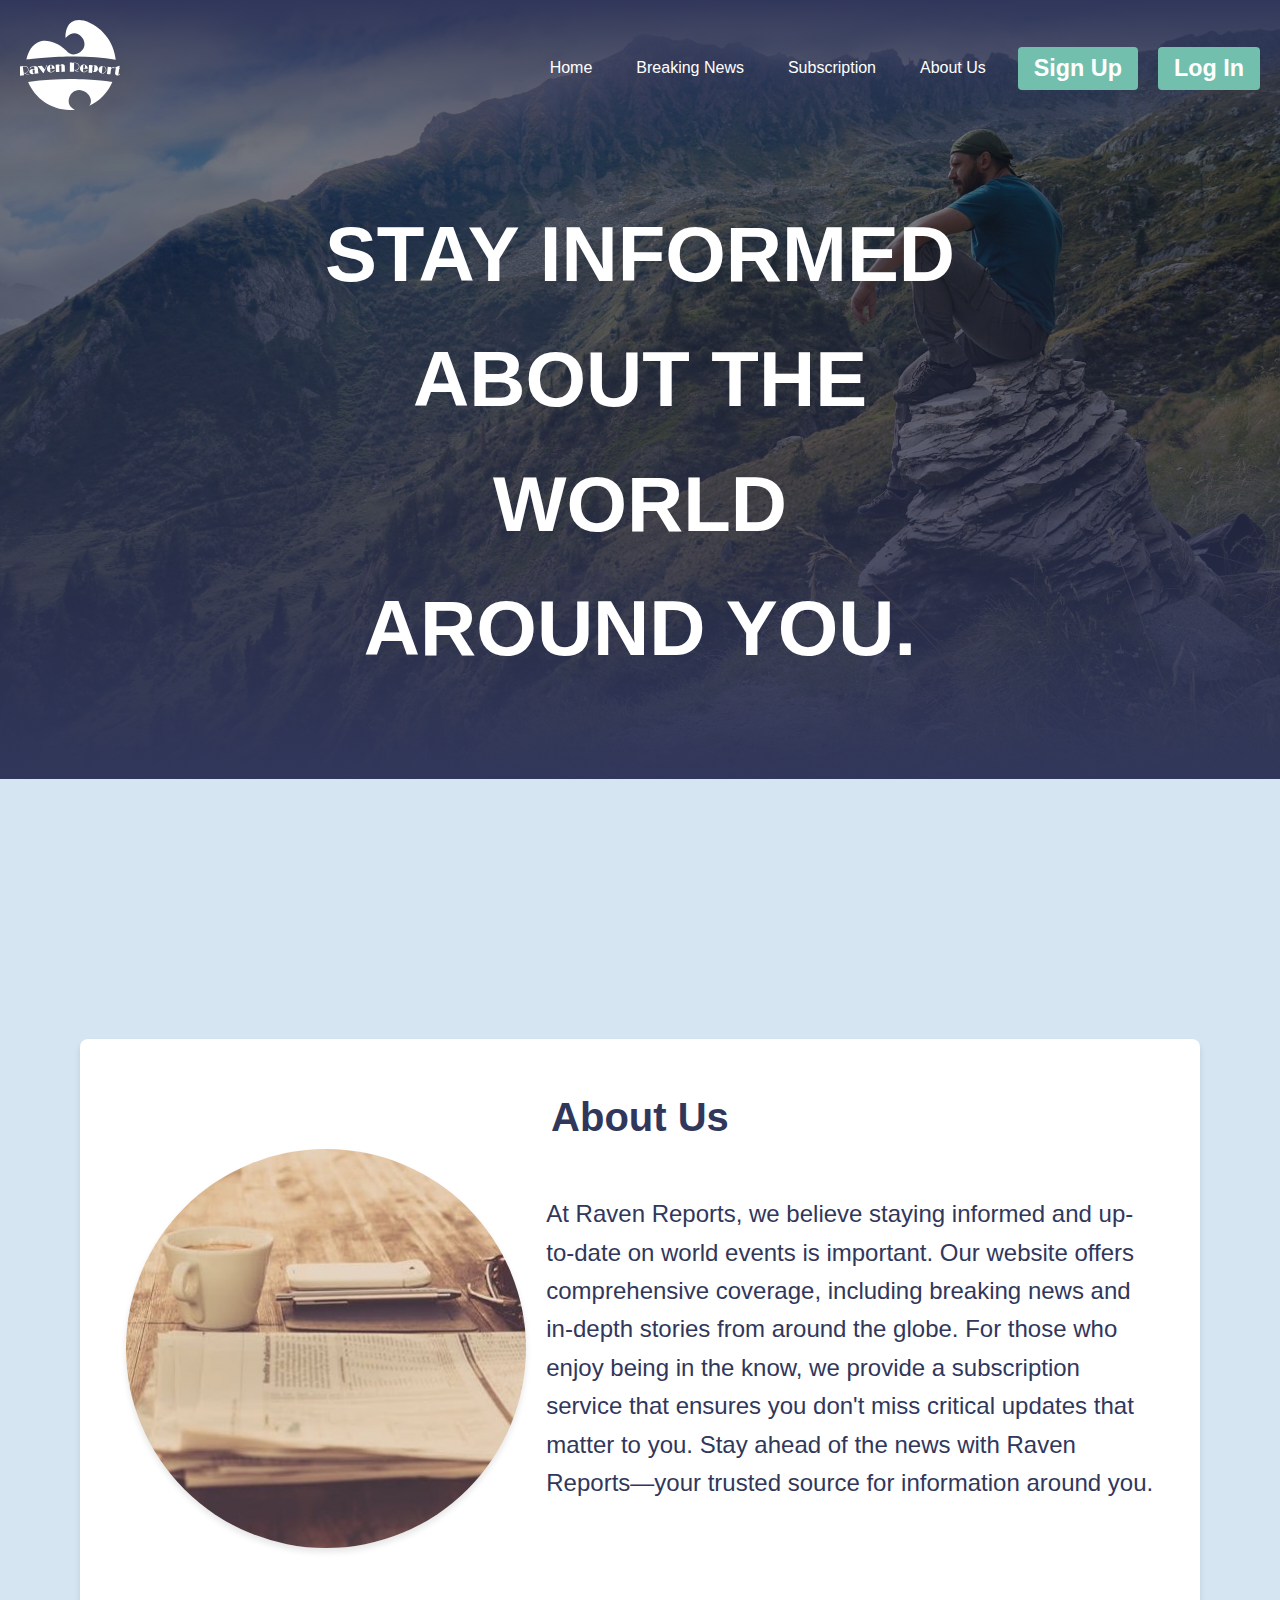
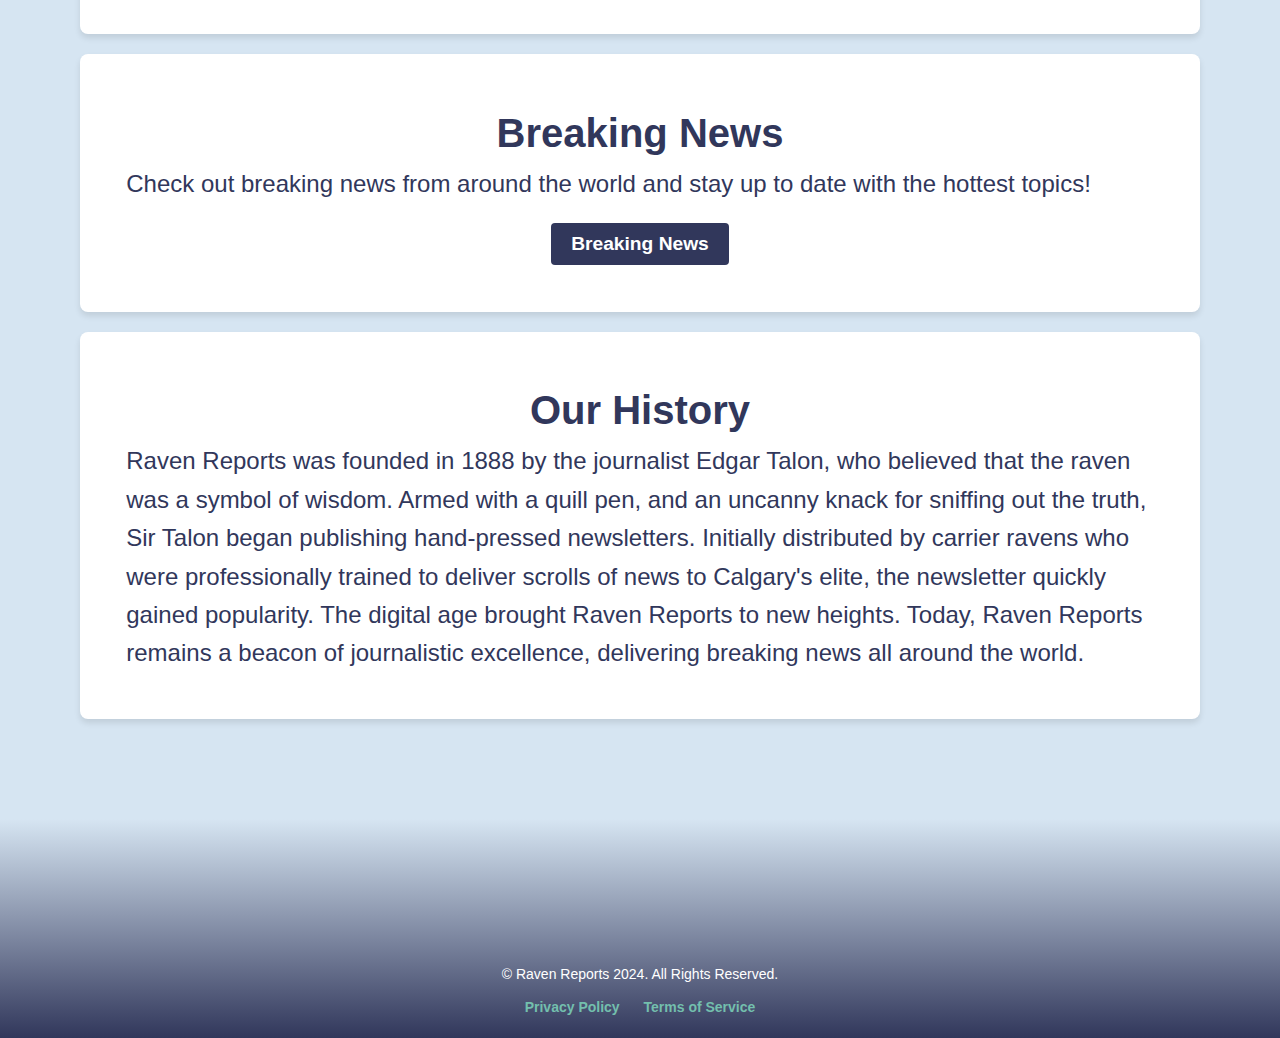
<file: index.html>
<!DOCTYPE html>
<html lang="en">
<head>
    <meta charset="UTF-8">
    <meta name="viewport" content="width=device-width, initial-scale=1.0">
    <meta name="description" content="Raven Reports homepage">
    <link rel="stylesheet" href="CSS/base.css">
    <link rel="stylesheet" href="CSS/root.css">
    <script src="JS/base.js" defer></script>
    <title>Raven Reports</title>
</head>
<body>
    <header>
      <nav>
      <!--Navigation Bar Menu-->
      <a href="index.html">
        <img src="Assets/RavenReport-Icon.svg" alt="">
      </a>
        <div id="nav-bar">
          <a href="index.html">Home</a>
          <a href="Pages/breaking-news.html">Breaking News</a>
          <a href="Pages/subscription.html">Subscription</a>
          <a href="Pages/about-us.html">About Us</a>
          
      <!--Account Management-->
          <button onclick="location.href='Pages/sign-up.html'">Sign Up</button>
          <button onclick="location.href='Pages/log-in.html'">Log In</button>          
        </div>

        <button class="menu-toggle" aria-label="Toggle navigation">
          &#9776; <!-- Unicode for hamburger icon -->
        </button>
      
      </nav>

      <!--Hero Banner-->
        <div id="hero-banner"> 
          <img src="Assets/hero-image.jpg" alt="hero banner image">
          <h1>Stay informed about the world around you.</h1>
        </div>
    </header>
  
    <main> 
      <section class="homepage-section"> 
          <h2>About Us</h2>
          <div id="about-us-content">
            <img src="Assets/About.jpg" alt="">
            <p>
                At Raven Reports, we believe staying informed and up-to-date on world events is important. 
                Our website offers comprehensive coverage, including breaking news and in-depth stories from around the globe. 
                For those who enjoy being in the know, we provide a subscription service that ensures you don't miss critical updates that matter to you. 
                Stay ahead of the news with Raven Reports—your trusted source for information around you.
            </p>
          </div>
      </section>

      <section class="homepage-section">
        <h2>Breaking News</h2>
        <p>Check out breaking news from around the world and stay up to date with the hottest topics!</p>
        <button id="breaking-news-button" onclick="location.href='Pages/breaking-news.html'" >Breaking News</button>
      </section>

      <section class="homepage-section">
        <h2>Our History</h2>
        <p>
          Raven Reports was founded in 1888 by the journalist Edgar Talon, who believed that the raven was a symbol of wisdom. 
          Armed with a quill pen, and an uncanny knack for sniffing out the truth, Sir Talon began publishing hand-pressed newsletters.
          Initially distributed by carrier ravens who were professionally trained to deliver scrolls of news to Calgary's elite, the newsletter quickly gained popularity. The digital age brought Raven Reports to new heights. 
          Today, Raven Reports remains a beacon of journalistic excellence, delivering breaking news all around the world.
        </p>
      </section>


    </main>

    <footer>
      
      <p>&copy; Raven Reports 2024. All Rights Reserved.</p>
      <div class="footer-links">
          <a href="#">Privacy Policy</a>
          <a href="#">Terms of Service</a>
      </div>
    </footer>
</body>
</html>
</file>
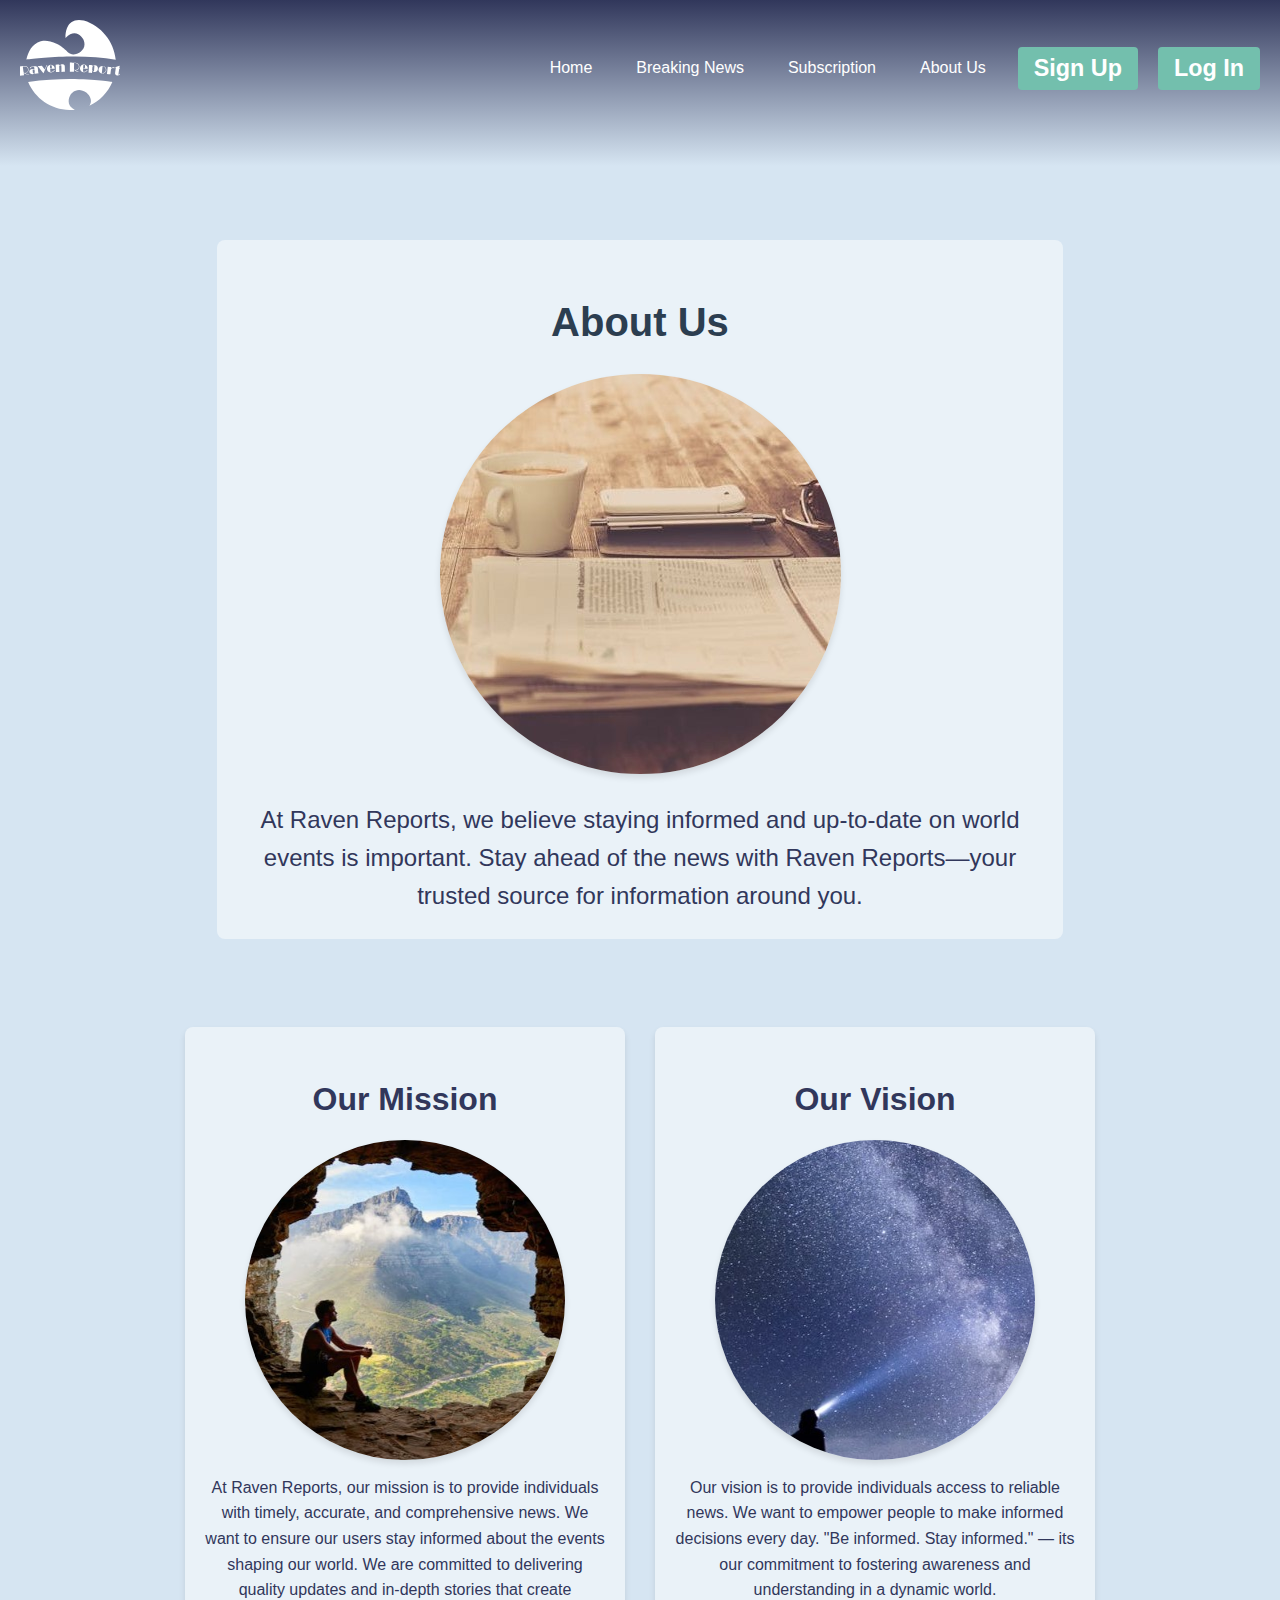
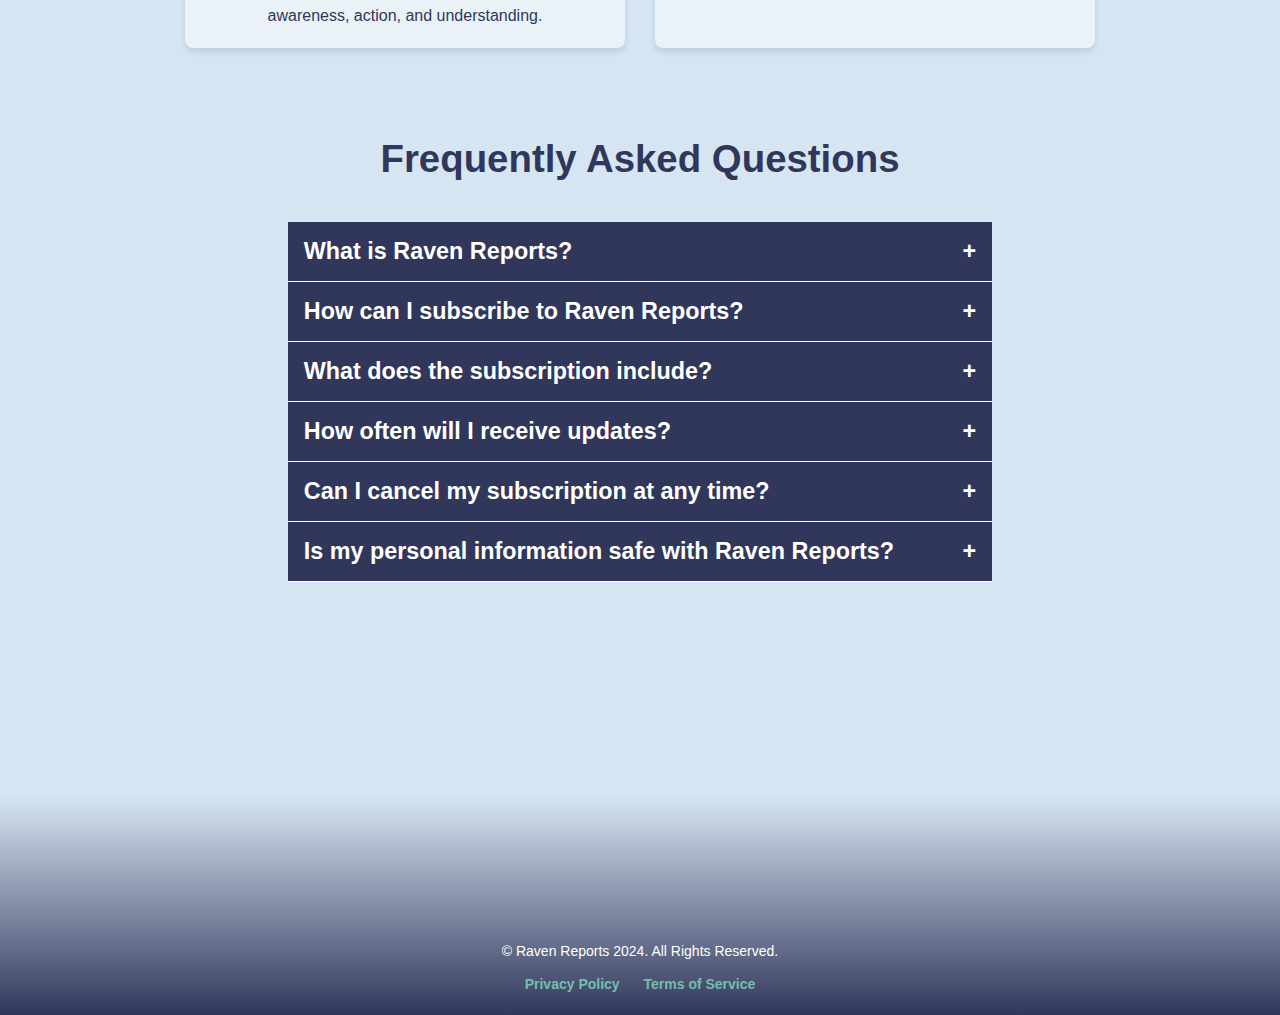
<file: Pages/about-us.html>
<!DOCTYPE html>
<html lang="en">
  <head>
    <meta charset="utf-8">
    <meta http-equiv="X-UA-Compatible" content="IE=edge">
    <title>About Us</title>
    <meta name="description" content="About Raven Reports">
    <meta name="viewport" content="width=device-width, initial-scale=1">
    <link rel="stylesheet" href="../CSS/base.css">
    <link rel="stylesheet" href="../CSS/root.css">
    <link rel="stylesheet" href="../CSS/subscription.css">
    <script src="../JS/base.js" defer></script>
  </head>
  <body>
    <header>
        <nav>
            <!--Navigation Bar Menu-->
            <a href="../index.html">
              <img src="../Assets/RavenReport-Icon.svg" alt="RavenReport Logo">
            </a>
              <div id="nav-bar">
                <a href="../index.html">Home</a>
                <a href="breaking-news.html">Breaking News</a>
                <a href="subscription.html">Subscription</a>
                <a href="about-us.html">About Us</a>
                
            <!--Account Management-->
                <button onclick="location.href='sign-up.html'">Sign Up</button>
                <button onclick="location.href='log-in.html'">Log In</button>          
              </div>

              <button class="menu-toggle" aria-label="Toggle navigation">
                &#9776; <!-- Unicode for hamburger icon -->
              </button>
            </nav>
    </header>
  
    <!--About Us-->
    <main>
      
      <section id="about-us-page">
      <h1>About Us</h1>
        <img src="../Assets/About.jpg" alt="">
        <p>At Raven Reports, we believe staying informed and up-to-date on world events is important. 
            Stay ahead of the news with Raven Reports—your trusted source for information around you.</p>
      </section>
      
      <!--Our Mission-->
      <section id="company-values">
        <article id="our-mission">
          <h2>Our Mission</h2>
          <div class="company-statements">
            <img src="../Assets/Mission-img.jpg" alt="">
            <p>At Raven Reports, our mission is to provide individuals with timely, accurate, and comprehensive news. We want to ensure our users stay informed about the events shaping our world. 
                We are committed to delivering quality updates and in-depth stories that create awareness, action, and understanding.</p>
          </div>
        </article>

        <!--Our Vision-->
        <article id="our-vision">
          <h2>Our Vision</h2>
          <div class="company-statements">
            <img src="../Assets/Vision-img.jpg" alt="">
            <p>Our vision is to provide individuals access to reliable news. We want to empower people to make informed decisions every day. 
                "Be informed. Stay informed." — its our commitment to fostering awareness and understanding in a dynamic world.</p>
          </div>
        </article>
      </section>

      <section class="FAQ-accordions-container">
        <h2>Frequently Asked Questions</h2>
        <section class="accordion">
          <button id="firstAccordionButton">What is Raven Reports?<span>+</span></button>
          <aside class="accordion-content" id="firstAccordionContent">
            <p>
              Learn about our mission and what kind of news we cover.
            </p>
          </aside>
        </section>

        <section class="accordion">
          <button id="secondAccordionButton">How can I subscribe to Raven Reports?<span>+</span></button>
          <aside class="accordion-content" id="secondAccordionContent">
            <p>
              Find out how to sign up for our newsletter and get the latest updates.
            </p>
          </aside>
        </section>

        <section class="accordion">
          <button id="thirdAccordionButton">What does the subscription include?<span>+</span></button>
          <aside class="accordion-content" id="thirdAccordionContent">
            <p>
              Get details on the content you’ll receive as a subscriber, including exclusive news and updates.
            </p>
          </aside>
        </section>

        <section class="accordion">
          <button id="fourthAccordionButton">How often will I receive updates?<span>+</span></button>
          <aside class="accordion-content" id="fourthAccordionContent">
            <p>
              Understand the frequency of our newsletters and news reports.
            </p>
          </aside>
        </section>

        <section class="accordion">
          <button id="fifthAccordionButton">Can I cancel my subscription at any time?<span>+</span></button>
          <aside class="accordion-content" id="fifthAccordionContent">
            <p>
              Learn about the subscription cancellation process and any associated policies.
            </p>
          </aside>
        </section>

        <section class="accordion">
          <button id="sixthAccordionButton">Is my personal information safe with Raven Reports?<span>+</span></button>
          <aside class="accordion-content" id="sixthAccordionContent">
            <p>
              Discover our privacy policy and how we protect your data when subscribing.
            </p>
          </aside>
        </section>
      </section>
    </main>

    <footer>
      
      <p>&copy; Raven Reports 2024. All Rights Reserved.</p>
      <div class="footer-links">
          <a href="#">Privacy Policy</a>
          <a href="#">Terms of Service</a>
      </div>
    </footer>
  </body>
</html>
</file>
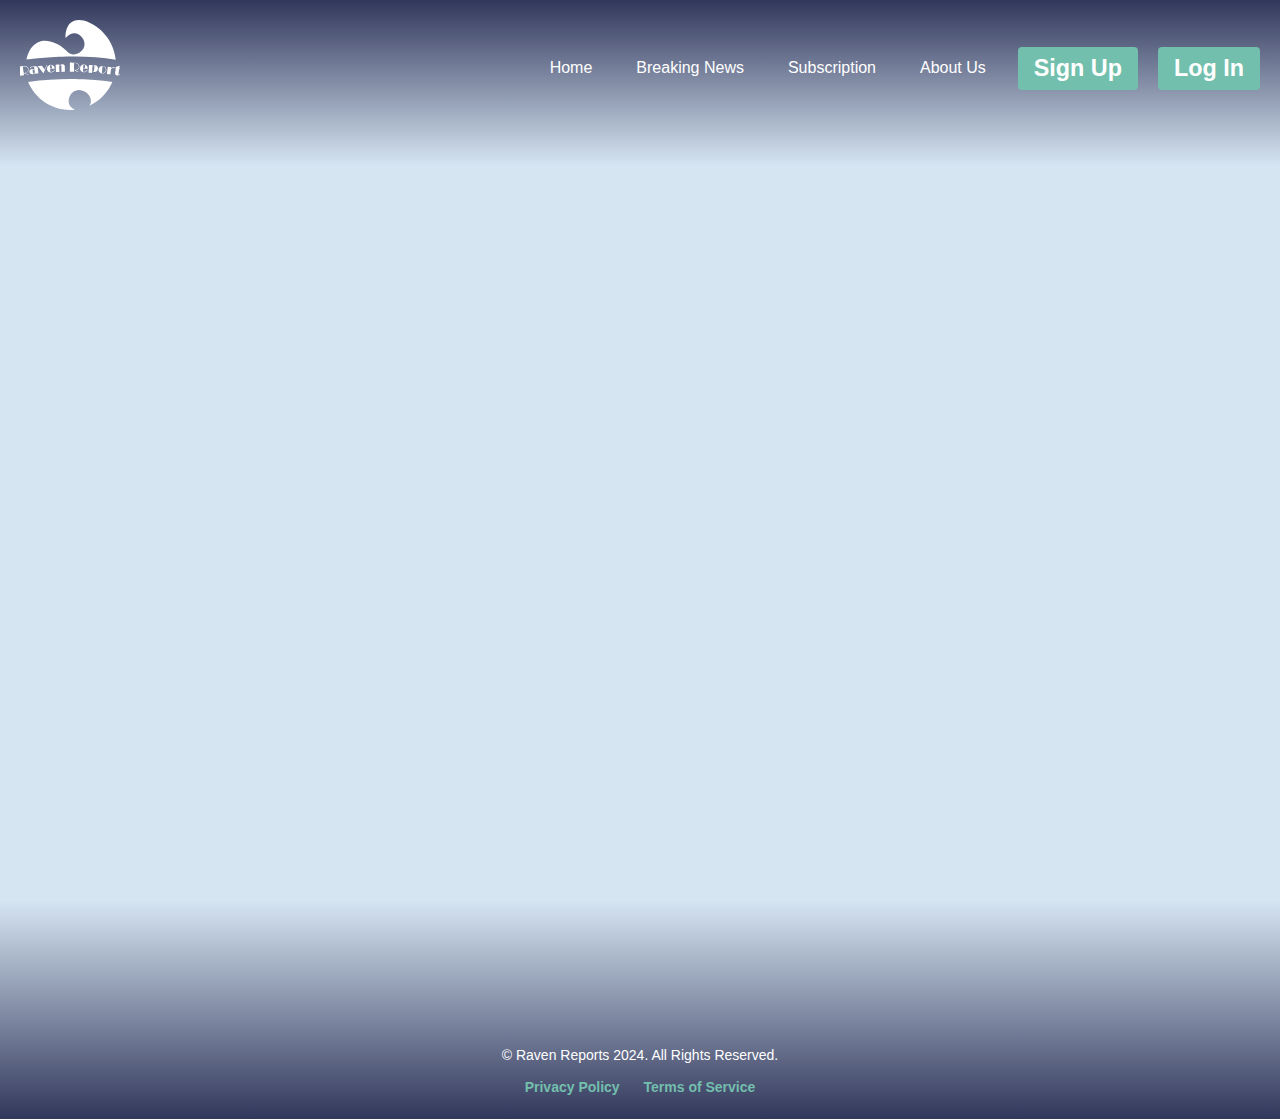
<file: Pages/checkout.html>
<!DOCTYPE html>
<html lang="en">
  <head>
    <meta charset="utf-8">
    <meta http-equiv="X-UA-Compatible" content="IE=edge">
    <title>About Us</title>
    <meta name="description" content="Checkout page">
    <meta name="viewport" content="width=device-width, initial-scale=1">
    <link rel="stylesheet" href="../CSS/base.css">
    <link rel="stylesheet" href="../CSS/root.css">
    <link rel="stylesheet" href="../CSS/checkout.css">
    <script src="../JS/base.js" defer></script>
  </head>
  <body>
    <header>
        <nav>
            <!--Navigation Bar Menu-->
            <a href="../index.html">
              <img src="../Assets/RavenReport-Icon.svg" alt="RavenReport Logo">
            </a>
              <div id="nav-bar">
                <a href="../index.html">Home</a>
                <a href="breaking-news.html">Breaking News</a>
                <a href="subscription.html">Subscription</a>
                <a href="about-us.html">About Us</a>
                
            <!--Account Management-->
                <button onclick="location.href='sign-up.html'">Sign Up</button>
                <button onclick="location.href='log-in.html'">Log In</button>          
              </div>

              <button class="menu-toggle" aria-label="Toggle navigation">
                &#9776; <!-- Unicode for hamburger icon -->
              </button>
            </nav>
    </header>
  
    <main>

    </main>

    <footer>
        
      <p>&copy; Raven Reports 2024. All Rights Reserved.</p>
      <div class="footer-links">
          <a href="#">Privacy Policy</a>
          <a href="#">Terms of Service</a>
      </div>
    </footer>
  </body>
</html>
</file>
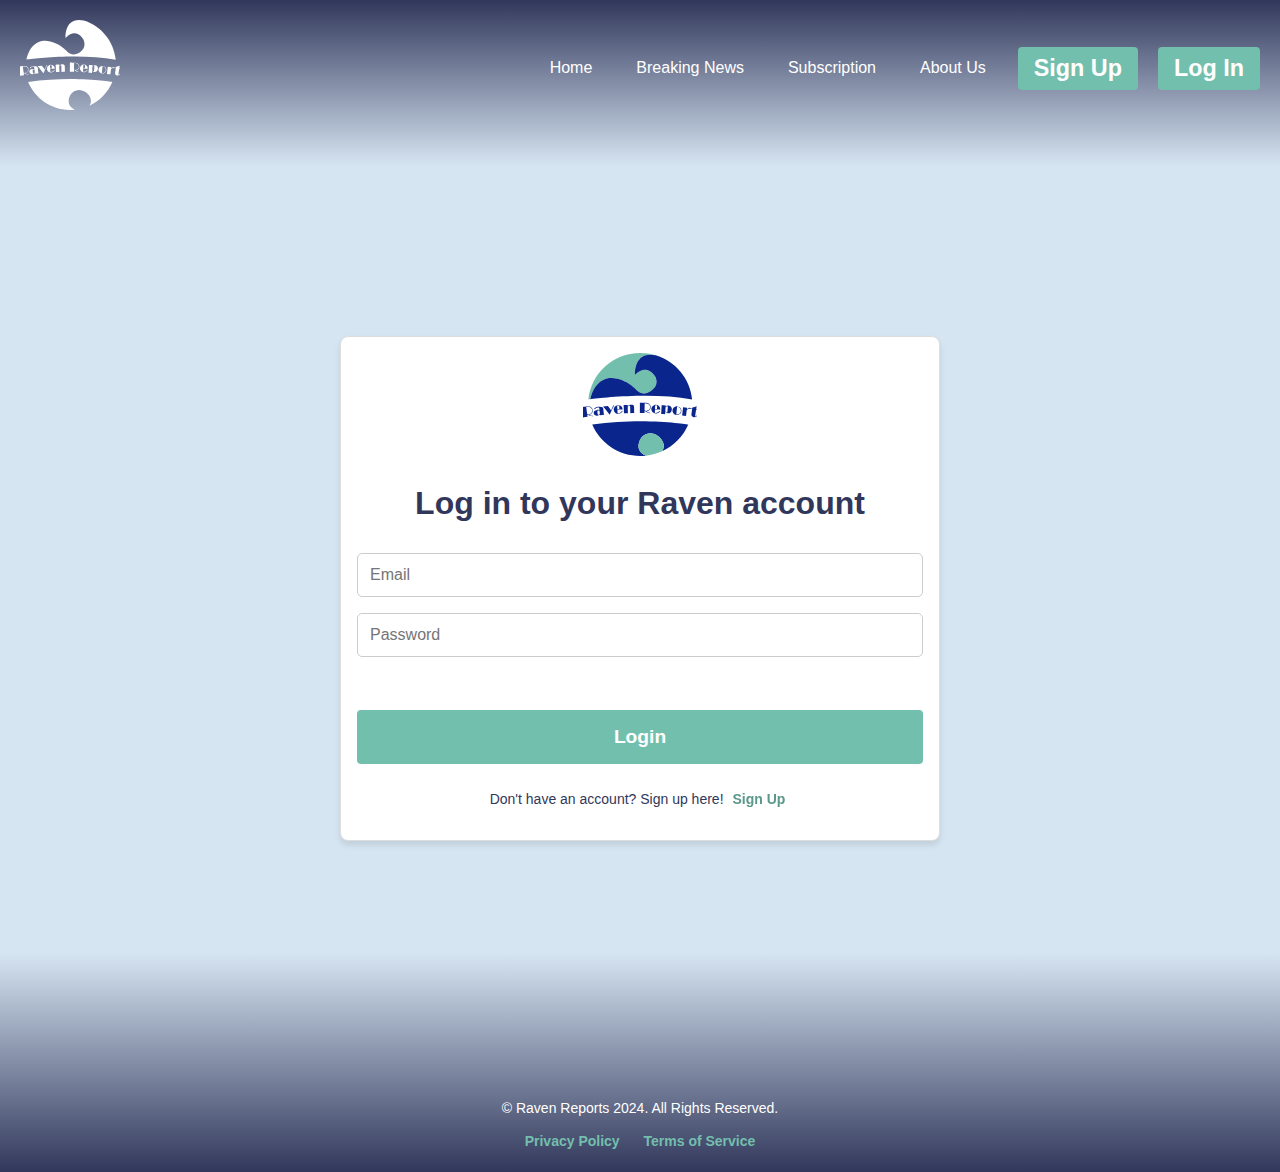
<file: Pages/log-in.html>
<!DOCTYPE html>
<html lang="en">
  <head>
    <meta charset="utf-8">
    <meta http-equiv="X-UA-Compatible" content="IE=edge">
    <title>About Us</title>
    <meta name="description" content="Raven Reports login page">
    <meta name="viewport" content="width=device-width, initial-scale=1">
    <link rel="stylesheet" href="../CSS/base.css">
    <link rel="stylesheet" href="../CSS/root.css">
    <script src="../JS/base.js" defer></script>
    <script defer src="../JS/forms.js"></script>
  </head>
  <body>
    <header>
        <nav>
            <!--Navigation Bar Menu-->
            <a href="../index.html">
              <img src="../Assets/RavenReport-Icon.svg" alt="RavenReport Logo">
            </a>
              <div id="nav-bar">
                <a href="../index.html">Home</a>
                <a href="breaking-news.html">Breaking News</a>
                <a href="subscription.html">Subscription</a>
                <a href="about-us.html">About Us</a>
                
            <!--Account Management-->
                <button onclick="location.href='sign-up.html'">Sign Up</button>
                <button onclick="location.href='log-in.html'">Log In</button>          
              </div>

              <button class="menu-toggle" aria-label="Toggle navigation">
                &#9776; <!-- Unicode for hamburger icon -->
              </button>
            </nav>
    </header>
  
    <main>
            
            <form id="login-form">
              <!--Logo-->
              <img src="../Assets/RavenReport-IconColoured.svg" alt="">
              <h1>Log in to your Raven account</h1>
              <div class="login-field">
                <input id="login-email" name="email" placeholder="Email">
                <span class="error-message"></span>
              </div>
              <div class="login-field">
                <input type="password" id="login-password" name="password" placeholder="Password">
                <span class="error-message"></span>
              </div>
              </div>
              <button type="submit">Login</button>
              <p>Don't have an account? Sign up here! <a href="sign-up.html">Sign Up</a></p>
            </form>
            
    </main>

    <footer>
      
      <p>&copy; Raven Reports 2024. All Rights Reserved.</p>
      <div class="footer-links">
          <a href="#">Privacy Policy</a>
          <a href="#">Terms of Service</a>
      </div>
    </footer>
  </body>
</html>
</file>
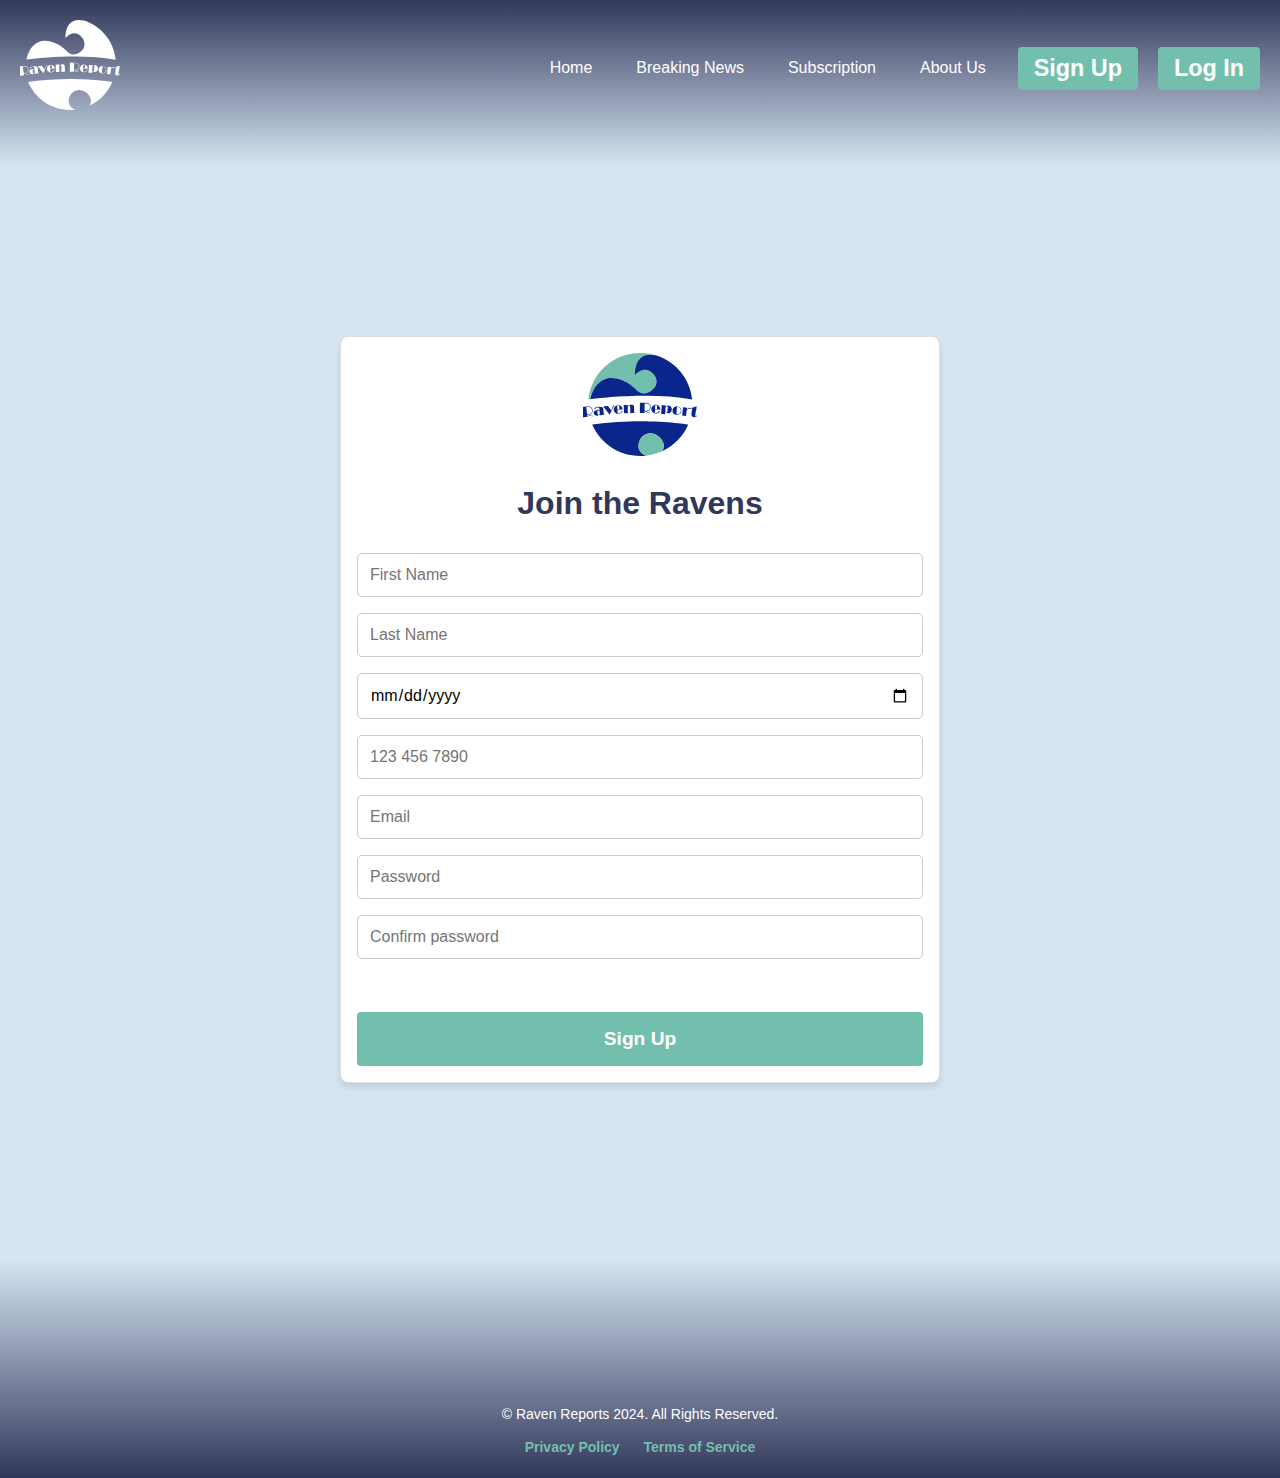
<file: Pages/sign-up.html>
<!DOCTYPE html>
<html lang="en">
  <head>
    <meta charset="utf-8">
    <meta http-equiv="X-UA-Compatible" content="IE=edge">
    <title>About Us</title>
    <meta name="description" content="Raven Reports sign up page">
    <meta name="viewport" content="width=device-width, initial-scale=1">
    <link rel="stylesheet" href="../CSS/base.css">
    <link rel="stylesheet" href="../CSS/root.css">
    <script src="../JS/base.js" defer></script>
    <script defer src="../JS/forms.js"></script>
  </head>
  <body>
    <header>
        <nav>
            <!--Navigation Bar Menu-->
            <a href="../index.html">
              <img src="../Assets/RavenReport-Icon.svg" alt="RavenReport Logo">
            </a>
              <div id="nav-bar">
                <a href="../index.html">Home</a>
                <a href="breaking-news.html">Breaking News</a>
                <a href="subscription.html">Subscription</a>
                <a href="about-us.html">About Us</a>
                
            <!--Account Management-->
                <button onclick="location.href='sign-up.html'">Sign Up</button>
                <button onclick="location.href='log-in.html'">Log In</button>          
              </div>

              <button class="menu-toggle" aria-label="Toggle navigation">
                &#9776; <!-- Unicode for hamburger icon -->
              </button>
            </nav>
    </header>
  
    <main>
        
        <form id="signup-form">
          <!-- Logo -->
          <img src="../Assets/RavenReport-IconColoured.svg" alt="">
          <h1>Join the Ravens</h1>
          <div class="signup-field">
            <input type="text" id="first-name" name="first-name" placeholder="First Name">
            <span class="error-message"></span>
            <input type="text" id="last-name" name="last-name" placeholder="Last Name">
            <span class="error-message"></span>
          </div>
          <div class="signup-field">
            <input type="date" id="birthday" name="birthday">
            <span class="error-message"></span>
          </div>
          <div class="signup-field">
            <input type="tel" id="phone" name="phone" placeholder="123 456 7890">
            <span class="error-message"></span>
          </div>
          <div class="signup-field">
            <input id="email" name="email" placeholder="Email">
            <span class="error-message"></span>
          </div>
          <div class="signup-field">
            <input type="password" id="password" name="password" placeholder="Password">
            <span class="error-message"></span>
          </div>
          <div class="signup-field">
            <input type="password" id="password-confirm" name="password" placeholder="Confirm password">
            <span class="error-message"></span>
          </div>
          <button type="submit" class="signup-button" onclick="location.href='../Pages/checkout.html'">Sign Up</button>
        </form>
      </main>

      <footer>
      
        <p>&copy; Raven Reports 2024. All Rights Reserved.</p>
        <div class="footer-links">
            <a href="#">Privacy Policy</a>
            <a href="#">Terms of Service</a>
        </div>
      </footer>
  </body>
</html>
</file>
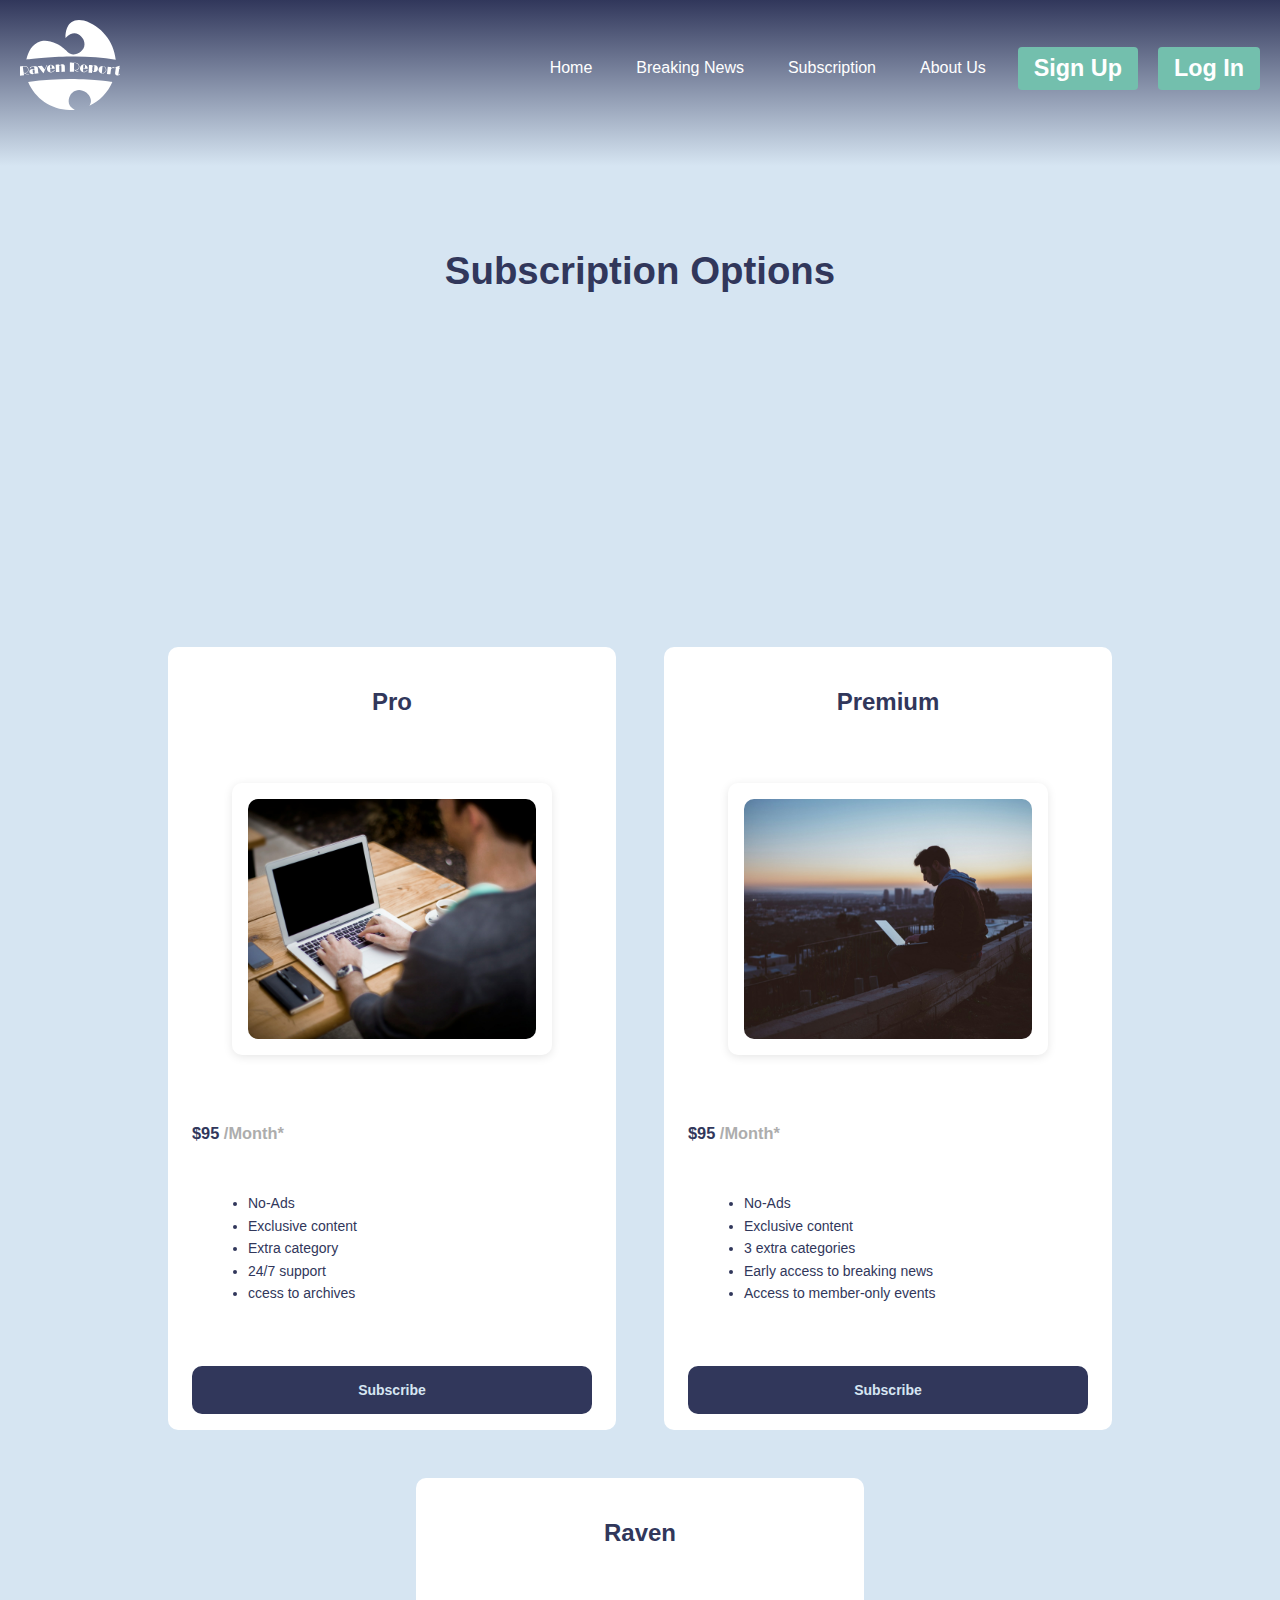
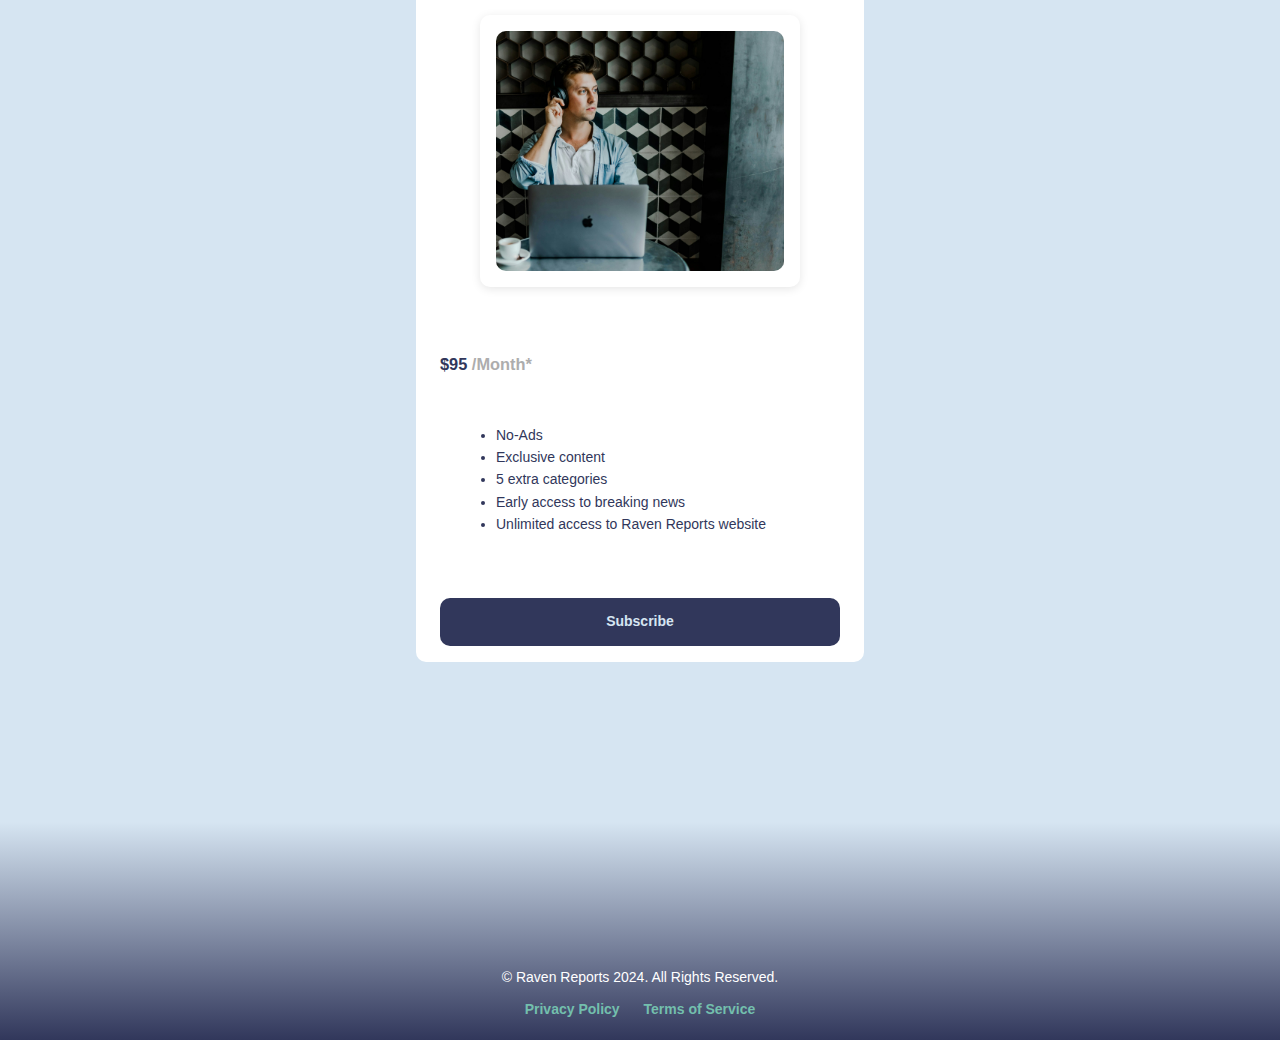
<file: Pages/subscription.html>
<!DOCTYPE html>
<html lang="en">
  <head>
    <meta charset="utf-8">
    <meta http-equiv="X-UA-Compatible" content="IE=edge">
    <title>About Us</title>
    <meta name="description" content="Raven Reports subscriptions">
    <meta name="viewport" content="width=device-width, initial-scale=1">
    <link rel="stylesheet" href="../CSS/base.css">
    <link rel="stylesheet" href="../CSS/root.css">
    <link rel="stylesheet" href="../CSS/subscription.css">
    <script src="../JS/base.js" defer></script>
  </head>
  <body>
    <header>
        <nav>
            <!--Navigation Bar Menu-->
            <a href="../index.html">
              <img src="../Assets/RavenReport-Icon.svg" alt="RavenReport Logo">
            </a>
              <div id="nav-bar">
                <a href="../index.html">Home</a>
                <a href="breaking-news.html">Breaking News</a>
                <a href="subscription.html">Subscription</a>
                <a href="about-us.html">About Us</a>
                
            <!--Account Management-->
                <button onclick="location.href='sign-up.html'">Sign Up</button>
                <button onclick="location.href='log-in.html'">Log In</button>          
              </div>

              <button class="menu-toggle" aria-label="Toggle navigation">
                &#9776; <!-- Unicode for hamburger icon -->
              </button>
            </nav>
    </header>  
    <!--Subscription Info-->
      <section class="subscription-options-container">
        <h1>Subscription Options</h1>
        <main>
          <!-- OPTION 1 -->
          <section class="subscription-options">
            <h2>Pro</h2>
            <figure>
              <img src="../Assets/Man in Front of Laptop.jpg" alt="Man in Front of Laptop">
            </figure>
            <section class="subscription-contents">
              <h3>$95 <span>/Month*</span></h3>
              <ul class="subscription-ul">
                <li>No-Ads</li>
                <li>Exclusive content</li>
                <li>Extra category</li>
                <li>24/7 support</li>
                <li>ccess to archives</li>
              </ul>       
              <a href="../Pages/log-in.html" class="subscribe-anchor">Subscribe</a>
            </section>
          </section>
          
          <!-- OPTION 2 -->
          <section class="subscription-options">
            <h2>Premium</h2>
            <figure>
              <img src="../Assets/Man with Laptop.jpg" alt="Man with Laptop">
            </figure>
            <section class="subscription-contents">
              <h3>$95 <span>/Month*</span></h3>
              <ul class="subscription-ul">
                <li>No-Ads</li>
                <li>Exclusive content</li>
                <li>3 extra categories</li>
                <li>Early access to breaking news</li>
                <li>Access to member-only events</li>
              </ul> 
              <a href="../Pages/log-in.html" class="subscribe-anchor">Subscribe</a>
            </section>
          </section>
          
          <!-- OPTION 3 -->
          <section class="subscription-options">
            <h2>Raven</h2>
            <figure>
              <img src="../Assets/Man with MacBook.jpg" alt="Man with MacBook">
            </figure>
            <section class="subscription-contents">
              <h3>$95 <span>/Month*</span></h3>
              <ul class="subscription-ul">
                <li>No-Ads</li>
                <li>Exclusive content</li>
                <li>5 extra categories</li>
                <li>Early access to breaking news</li>
                <li>Unlimited access to Raven Reports website</li>
              </ul>               
              <a href="../Pages/log-in.html" class="subscribe-anchor">Subscribe</a>
            </section>
          </section>
        </main>
      </section>

      

    <footer>
      <p>&copy; Raven Reports 2024. All Rights Reserved.</p>
      <div class="footer-links">
          <a href="#">Privacy Policy</a>
          <a href="#">Terms of Service</a>
      </div>
    </footer>
  </body>
</html>
</file>
<file: CSS/base.css>
/* Navigation bar */
nav {
    display: flex;
    justify-content: space-between;
    align-items: center;
    padding: 20px 20px;
    padding-bottom: 50px;
    background: linear-gradient(to bottom, var(--charcoal), transparent);
    position: absolute; /* Makes the nav overlap the hero banner */
    top: 0;
    left: 0;
    width: 100%; /* Ensures the nav spans the width of the screen */
    z-index: 10; /* Places the nav above the hero image */
}

nav img {
    width: 100px;
    height: auto;
}

#nav-bar {
    display: flex;
    gap: 20px;
}

#nav-bar a {
    color: var(--white);
    text-decoration: none;
    font-size: 1rem;
    padding: 8px 12px;
    transition: background-color 0.3s, color 0.3s;
}

#nav-bar a:hover {
    background-color: var(--light-green);
    color: var(--charcoal);
    border-radius: 4px;
}

/* Hamburger Menu */
.menu-toggle {
    display: none; /* Hide by default */
    background: none;
    border: none;
    color: var(--white);
    background-color: var(--light-green);
    font-size: 2rem;
    cursor: pointer;
    position: relative;
    z-index: 11; /* Ensure it's above the nav */
    border-radius: 50%;
}

/* Hero Banner */
#hero-banner {
    position: relative; /* Needed for absolute positioning of the text */
    text-align: center;
    padding: 0; /* Remove padding to make the image fill the area */
    height: 100ch; /* Ensure the hero section has a fixed height */
    background-color: var(--charcoal);
}

#hero-banner img {
    width: 100%;
    height: 100%;
    object-fit: cover; /* Make sure the image covers the area without distorting */
    filter: brightness(60%);
    
}

/* Overlay to create the fade effect */
#hero-banner::after {
    content: ''; /* Empty content for the pseudo-element */
    position: absolute;
    bottom: 0;
    left: 0;
    width: 100%;
    height: 100%; /* Adjust to control how much of the image fades */
    z-index: 1; /* Places the overlay above the image */
    background: linear-gradient(to bottom, transparent, var(--charcoal));
}

/* Centering the text */
#hero-banner h1 {
    position: absolute;
    top: 50%; /* Vertical centering */
    left: 50%; /* Horizontal centering */
    transform: translate(-50%, -50%); /* Offset to truly center */
    font-family: 'Broadway', sans-serif;
    font-size: 10ch;
    text-transform: uppercase;
    color: var(--white);
    z-index: 2; /* Ensure text appears above the overlay */
}


button[type="submit"] {
    display: block;
    width: 100%;
    padding: 0.75rem;
    border: none;
    cursor: pointer;
    transition: background-color 0.3s ease;
    margin-top: 5ch;
}

button[type="submit"]:hover{
    color: var(--charcoal);
    transition: color 0.3s ease;
}

/*LOG-IN CSS*/
#login-form {
    max-width: 600px;
    margin: 2rem auto;
    margin-top: 6rem;
    padding: 1rem;
    background-color: var(--white);
    border: 1px solid #ddd;
    border-radius: 8px;
    box-shadow: 0 4px 6px rgba(0, 0, 0, 0.1);
    font-family: 'Calibri', sans-serif;
}

#login-form h1 {
    text-align: center;
    font-family: '', sans-serif;
    font-size: 2rem;
    margin-bottom: 1.5rem;
    color: var(--charcoal);
}

#login-form p{
    text-align: center;
    margin-top: 3ch;
}

#login-form img {
    max-width: 20%;
    height: auto;
    display: block; /* Make the image a block-level element */
    margin: 0 auto; /* Center the block element horizontally */
    margin-bottom: 1ch;
}

.login-field {
    margin-bottom: 1rem;
}

.login-field label {
    display: block;
    margin-bottom: 0.5rem;
    font-weight: bold;
    color: var(--charcoal);
    font-family: 'Calibri', sans-serif;
}

.login-field input {
    width: 100%;
    padding: 0.75rem;
    font-size: 1rem;
    border: 1px solid #ccc;
    border-radius: 5px;
    box-sizing: border-box;
    font-family: 'Calibri', sans-serif;
}

#login-form a {
    color: var(--light-green);
    text-decoration: none;
    font-weight: bold;
    margin: 0 5px;
    transition: filter 0.3s;
    filter: brightness(80%);
}

#login-form a:hover {
    filter: brightness(100%);
}

/*SIGN-UP CSS*/
#signup-form {
    max-width: 600px;
    margin: 2rem auto;
    margin-top: 6rem;
    margin-bottom: 6rem;
    padding: 1rem;
    background-color: var(--white);
    border: 1px solid #ddd;
    border-radius: 8px;
    box-shadow: 0 4px 6px rgba(0, 0, 0, 0.1);
    font-family: 'Calibri', sans-serif;
}

#signup-form h1 {
    text-align: center;
    font-family: 'Calibri', sans-serif;
    font-size: 2rem;
    margin-bottom: 1.5rem;
    color: var(--charcoal);
}

#signup-form p{
    text-align: center;
    margin-top: 3ch;
}

#signup-form img {
    max-width: 20%;
    height: auto;
    display: block; /* Make the image a block-level element */
    margin: 0 auto; /* Center the block element horizontally */
    margin-bottom: 1ch;
}

.signup-field {
    margin-bottom: 1rem;
}

#first-name{
    margin-bottom: 1rem;
}

.signup-field label {
    display: block;
    margin-bottom: 0.5rem;
    font-weight: bold;
    color: var(--charcoal);
}

.signup-field input {
    width: 100%;
    padding: 0.75rem;
    font-size: 1rem;
    border: 1px solid #ccc;
    border-radius: 5px;
    box-sizing: border-box;
    font-family: 'Calibri', sans-serif;
}

/*ERROR HANDLING*/

.error-message {
    color: red;
    font-size: 0.9em;
}

/* About Us Section */

#about-us-page {
    text-align: center;
    margin-bottom: 40px;
    background-color: #eaf2f8;
    padding: 3ch;
    border-radius: 8px;
}

#about-us-page h1 {
    font-size: 2.5rem;
    color: #2c3e50;
    margin-bottom: 20px;
}

#about-us-page img {
    max-width: 100%;
    height: auto;
    border-radius: 50%;
    margin-bottom: 20px;
    box-shadow: 0 4px 6px rgba(0, 0, 0, 0.1);
}

#about-us-page p {
    font-size: 1.5rem;
    color: var(--charcoal);
    max-width: 800px;
    margin: 0 auto;
}

/* Company Values Section */
#company-values {
    display: flex;
    flex-wrap: wrap;
    gap: 30px;
    justify-content: center;
    max-width: 1200px; /* Limit the width of the entire section */
    margin: 0 auto; /* Center the section horizontally */
    padding: 0 20px; /* Add padding for smaller screens */
}

article {
    flex: 1 1 45%; /* Allows flexibility while preventing excessive width */
    max-width: 600px; /* Sets a maximum width to maintain readability */
    background-color: #eaf2f8;
    padding: 20px;
    border-radius: 8px;
    box-shadow: 0 4px 6px rgba(0, 0, 0, 0.1);
    box-sizing: border-box; /* Ensures padding and border are included in the element's total width and height */
}

article h2 {
    font-size: 2rem;
    color: var(--charcoal);
    margin-bottom: 15px;
    text-align: center;
}

.company-statements {
    display: flex;
    flex-direction: column;
    align-items: center;
    text-align: center;
}

.company-statements img {
    max-width: 80%;
    height: auto;
    margin-bottom: 15px;
    border-radius: 50%;
    box-shadow: 0 4px 6px rgba(0, 0, 0, 0.1);
}

.company-statements p {
    font-size: 1rem;
    color: var(--charcoal);
    line-height: 1.6;
    max-width: 400px; /* Restrict the width of the text for readability */
    margin: 0 auto; /* Center the text */
}

/* Responsive Design */
@media (max-width: 768px) {
    #company-values {
        flex-direction: column;
        gap: 20px;
        padding: 0 15px; /* Reduce side padding for smaller screens */
    }

    article {
        max-width: 100%; /* Allow full width on smaller screens */
        flex: 1 1 100%;
        padding: 15px; /* Reduce padding for more room */
    }

    article h2 {
        font-size: 1.8rem; /* Slightly smaller heading for better fit */
    }

    .company-statements p {
        font-size: 0.9rem; /* Slightly smaller text for better fit */
        line-height: 1.5;
    }
}

@media (max-width: 480px) {
    #company-values {
        padding: 0 10px; /* Further reduce side padding */
    }

    article {
        padding: 10px; /* Minimize padding for more text room */
    }

    article h2 {
        font-size: 1.6rem; /* Adjust heading size for very small screens */
    }

    .company-statements p {
        font-size: 0.85rem; /* Smaller text for very small screens */
        
    }
}

/* General Section Styling */
.homepage-section {
    margin: 20px auto;
    padding: 6ch;
    max-width: 1200px;
    border-radius: 8px;
    box-shadow: 0 4px 6px rgba(0, 0, 0, 0.1);
    background-color: var(--white);
}

.homepage-section h2 {
    font-size: 2.5rem;
    color: var(--charcoal);
    margin-bottom: 15px;
    text-align: center;
}

.homepage-section p{
    font-size: 1.5rem;
}

.homepage-section button{
    text-align: center;
}

/* About Us Section */
#about-us-content {
    display: flex;
    align-items: center;
    gap: 20px;
    margin-bottom: 5ch;
}

#about-us-content img {
    flex: 0 0 200px;
    max-width: 400px;
    height: auto;
    border-radius: 50%;
    box-shadow: 0 4px 6px rgba(0, 0, 0, 0.1);
}

#breaking-news-button {
    margin-top: 20px; /* Adds spacing between text and button */
    padding: 10px 20px;
    font-size: 1.2rem;
    color: var(--);
    background-color: var(--charcoal);
    border: none;
    border-radius: 4px;
    cursor: pointer;
    transition: background-color 0.3s ease;
}

#breaking-news-button:hover {
    background-color: var(--light-green); /* Add a hover effect */
    color: var(--charcoal);
}

/* Ensuring the text and button are centered */
.homepage-section h2, 
.homepage-section p, 
.homepage-section button {
    margin: 0 auto; /* Ensures all elements stay centered */
    display: block; /* Centers the elements */
}

/* General Section Styling */
#subscriptions-information,
#subscription-packages {
    margin: 20px auto;
    padding: 4ch;
    max-width: 1200px;
    border-radius: 8px;
    box-shadow: 0 4px 6px rgba(0, 0, 0, 0.1);
    background-color: var(--white);
    text-align: center;
}

/* Subscriptions Information Section */
#subscriptions-information h1 {
    font-size: 2.5rem;
    color: var(--charcoal);
    margin-bottom: 20px;
}

#subscriptions-information img {
    max-width: 100%;
    height: auto;
    margin: 20px auto;
    display: block;
    border-radius: 10px;
    box-shadow: 0 4px 6px rgba(0, 0, 0, 0.1);
}

#subscriptions-information p {
    font-size: 1.5rem;
    color: var(--dark-gray);
    margin: 20px auto;
    max-width: 800px;
}

#subscriptions-information button {
    padding: 10px 20px;
    font-size: 1.2rem;
    color: var(--white);
    background-color: var(--primary-color);
    border: none;
    border-radius: 5px;
    cursor: pointer;
    transition: background-color 0.3s ease;
    margin-top: 20px;
}

#subscriptions-information button:hover {
    background-color: var(--charcoal);
}

/* Subscription Packages Section */
#subscription-packages {
    display: flex;
    flex-direction: column;
    align-items: center; /* Center the section content horizontally */
    text-align: center;
    margin: 20px auto; /* Center the section itself within the page */
}

#subscription-packages .subscriptions {
    width: 80%; /* Make it responsive with a limited width */
    max-width: 600px; /* Ensure it doesn't get too wide */
    margin: 20px auto; /* Center each subscription block */
    padding: 20px;
    border: 1px solid var(--light-green);
    border-radius: 8px;
    box-shadow: 0 2px 4px rgba(0, 0, 0, 0.1);
    background-color: var(--white);
    text-align: center; /* Ensure all content inside is centered */
}

#subscription-packages h2 {
    font-size: 2rem;
    color: var(--charcoal);
    margin-bottom: 30px;
    text-align: center;
}

#subscription-packages h3 {
    font-size: 1.5rem;
    color: var(--charcoal);
    margin-bottom: 30px;
    text-align: center;
}

.subscriptions div {
    display: flex;
    flex-direction: column; /* Stack text and images vertically */
    align-items: center; /* Center items within the column */
    gap: 10px; /* Add spacing between text and image */
    
}

.subscriptions img {
    max-width: 200px;
    height: auto;
    margin-bottom: 2ch;
    border-radius: 50%;
    box-shadow: 0 4px 6px rgba(0, 0, 0, 0.1);
    filter: brightness(100%);
    transition: transform 0.4s ease, filter 0.4s ease;
}

.subscriptions img:hover {
    filter: brightness(60%);
    transform: scale(1.05); 
}

.subscriptions p {
    font-size: 1.2rem;
    color: var(--dark-gray);
    margin-top: 10px;
}

#price{
    font-weight: bolder;
    color: var(--light-green);
    filter: brightness(60%);
}

/* Responsive Design */
@media (max-width: 768px) {
    #subscription-packages .subscriptions {
        width: 95%; /* Allow more space for smaller screens */
    }

    .subscriptions img {
        max-width: 100%;
    }
}
</file>
<file: CSS/root.css>
:root {
    --light-blue: #D6E5F2;
    --charcoal: #31375B;
    --light-green: #73BFAD;
    --white: #fff;
    --black: #000;
}

/* Universal box-sizing */
* {
    box-sizing: border-box;
}

main {
    margin: 0 5%; /* Adds 10% margin on the left and right */
    padding: 0 2ch; /* Optional: adds inner space to prevent text from touching the edges */
    flex: 1;
    padding-top: 15rem;
    padding-bottom: 5rem;
}

/* Base styles */
body {
    margin: 0;
    font-family: 'Calibri', sans-serif;
    font-size: 14px;
    line-height: 1.6;
    background-color: var(--light-blue);
    color: var(--charcoal);
    display: flex;
    flex-direction: column;
    min-height: 100vh;
}

/* Buttons */
button {
    background-color: var(--light-green); 
    color: var(--white);
    border: none;
    padding: 8px 16px;
    border-radius: 4px;
    cursor: pointer;
    transition: filter 0.3s;
    font-size: 3ch;
    font-weight: bold;
}

button:hover {
    filter: brightness(120%);
}

/* Footer Styling */
footer {
   
    color: var(--white);
    text-align: center;
    padding: 20px 0;
    font-size: 14px;
    position: relative;
    bottom: 0;
    width: 100%;
    font-family: 'Calibri', sans-serif;
    padding-top: 9rem;
    background: linear-gradient(to bottom, transparent, var(--charcoal));
}

footer p {
    margin: 0;
    color: var(--white);
}

footer a {
    color: var(--light-green);
    text-decoration: none;
    font-weight: bold;
    margin: 0 5px;
    transition: filter 0.3s;
}

footer a:hover {
    filter: brightness(120%);
}

footer .footer-links {
    margin-top: 10px;
}

footer .footer-links a {
    margin: 0 10px;
}

/* Responsive Design */
@media (max-width: 1201px) {
    nav img {
        width: 100px;
        height: auto;
    }

    #nav-bar {
        display: none;
        
    }

    #nav-bar.active{
        display: flex;
        flex-direction: column;
        gap: 10px;
        background-color: var(--charcoal);
        padding: 10px 20px;
        position: absolute;
        top: 60px;
        right: 0;
        width: 200px;
        box-shadow: 0 4px 6px rgba(0, 0, 0, 0.2);
        z-index: 8;
    }

    .menu-toggle {
        display: block;
    }

    #hero-banner h1{
        font-size: 6ch;
    }

    #about-us-content {
        flex-direction: column; /* Switch to vertical layout for smaller screens */
    }

    #about-us-content img {
        width: 100%; /* Medium size for mid-sized screens */
    }
}

@media (max-width: 768px) {
    nav img {
        width: 100px;
        height: auto;
    }

    .menu-toggle {
        display: block;
    }

    #hero-banner h1{
        font-size: 6ch;
    }

    #about-us-content {
        flex-direction: column; /* Switch to vertical layout for smaller screens */
    }

    #about-us-content img {
        width: 100%; /* Smaller size for small screens */
        margin-right: 0; /* Center image for smaller layouts */
    }

    #explore-section {
        flex-direction: column; /* Stack elements vertically */
        gap: 30px;
    }

    #explore-section > div {
        max-width: 100%; /* Ensure it takes full width */
    }

    /* Responsive Styling for contact html */
    form {
        max-width: 90%; /* Take up more width on smaller screens */
        padding: 1rem;
    }

    form h1 {
        font-size: 1.75rem;
    }

    .form-group input,
    .form-group textarea {
        font-size: 0.9rem;
    }

    button[type="submit"] {
        font-size: 0.9rem;
    }
}



/* Medium Screens */
@media (min-width: 769px) and (max-width: 1200px) {
    form {
        max-width: 700px;
        padding: 1.5rem;
    }

    form h1 {
        font-size: 2.25rem;
    }

    .form-group input,
    .form-group textarea {
        font-size: 1.1rem;
    }

    button[type="submit"] {
        font-size: 1.1rem;
    }
}

/* Large Screens */
@media (min-width: 1201px) {
    form {
        max-width: 900px; /* Wider form for large screens */
        padding: 2rem;
    }

    form h1 {
        font-size: 2.5rem;
    }

    .form-group input,
    .form-group textarea {
        font-size: 1.2rem;
        padding: 1rem;
    }

    button[type="submit"] {
        font-size: 1.2rem;
        padding: 1rem;
    }
}
</file>
<file: CSS/subscription.css>
section.subscription-options-container{
  display: flex;
  align-items: center;
  justify-content: center;
  flex-direction: column;
  gap: 5rem;
  margin-block: 10rem 5rem;
  min-height: fit-content;
}

section.subscription-options-container h1{
  margin-top: 5rem;
  font-size: clamp(2rem, 3vw, 3rem);
}

main{
  display: flex;
  align-items: center;
  justify-content: center;
  gap: 3rem;
  flex-wrap: wrap;
}

section.subscription-options {
  display: flex;
  justify-content: space-around;
  align-items: stretch;
  flex-direction: column;
  background-color: var(--white);
  border-radius: .625rem;
  padding: 1rem 1.5rem;
  gap: 2rem;
}

section.subscription-options figure {
  margin-bottom: 1rem;
  display: flex;
  flex-direction: column;
  align-items: center;
  width: 20rem;
  max-width: 20rem;
  background-color: var(--light-gray);
  border-radius: .625rem;
  padding: 1rem;
  box-shadow: 0 2px 10px rgba(0, 0, 0, 0.1);
}

section.subscription-options figure img {
  width: 100%;
  height: 15rem;
  object-fit: cover;
  border-radius: .625rem;
}

section.subscription-options h2 {
  margin-bottom: 1rem;
  text-align: center;
  font-size: 1.5rem;
}

section.subscription-contents {
  display: flex;
  flex-direction: column;
  gap: 1rem;
}

section.subscription-contents ul {
  margin-left: 1rem;
}

section.subscription-contents h3 span {
  color: rgb(173, 173, 173);
}

section.subscription-contents p {
  max-width: 40ch;
  text-align: center;
}

section.subscription-contents a {
  text-decoration: none;
  color: var(--charcoal);
  padding: .8rem 2rem;
  background-color: var(--charcoal);
  color: var(--light-blue);
  border-radius: 10px;
  margin-top: 2rem;
  font-weight: bold;
  text-align: center;
  transition: all 200ms;
}

section.subscription-contents a:hover {
  background-color: var(--light-blue);
  color: var(--charcoal);
  border: .0625rem solid var(--charcoal);
}

.FAQ-accordions-container{
  min-height: 60vh;
  display: flex;
  align-items: center; /* Align to start for better readability */
  justify-content: flex-start;
  flex-direction: column;
  margin-bottom: 5rem;
  padding: 0 2rem; /* Add some padding on sides for better spacing */
}

.FAQ-accordions-container h2{
  font-size: clamp(2rem, 3vw, 3rem);
  margin-bottom: 2rem;
}

section.accordion{
  display: flex;
  flex-direction: column;
  align-items: center; /* Center accordion buttons */
  width: 100%;
  max-width: 60rem;
  margin: 0 auto; /* Center the section */
}

section.accordion button{
  display: flex;
  justify-content: space-between;
  background-color: var(--charcoal);
  padding: 1rem;
  width: 100%;
  max-width: 60rem;
  text-align: left;
  transition: all 200ms;
  border-radius: 0;
  border-bottom: .0625rem solid var(--white);
  white-space: nowrap; /* Prevent wrapping of button text */
  text-wrap: wrap;
}

section.accordion button:hover{
  background-color: var(--light-green);
}

aside.accordion-content{
  overflow: hidden;
  max-height: 0;
  width: 100%;
  max-width: 60rem;
  background-color: var(--white);
  color: var(--charcoal);
  border-radius: .25rem;
  transition: all 200ms;
  padding: 0;
}

aside.accordion-content.active{
  max-height: 10vh; /* Increase height on active state */
  overflow-y: auto;
}

aside.accordion-content p {
  font-size: 1rem;
  padding: 1rem;
}
</file>
<file: CSS/checkout.css>
*{
  margin: 0;
  padding: 0;
}

main{
  min-height: 100vh;
}
</file>
